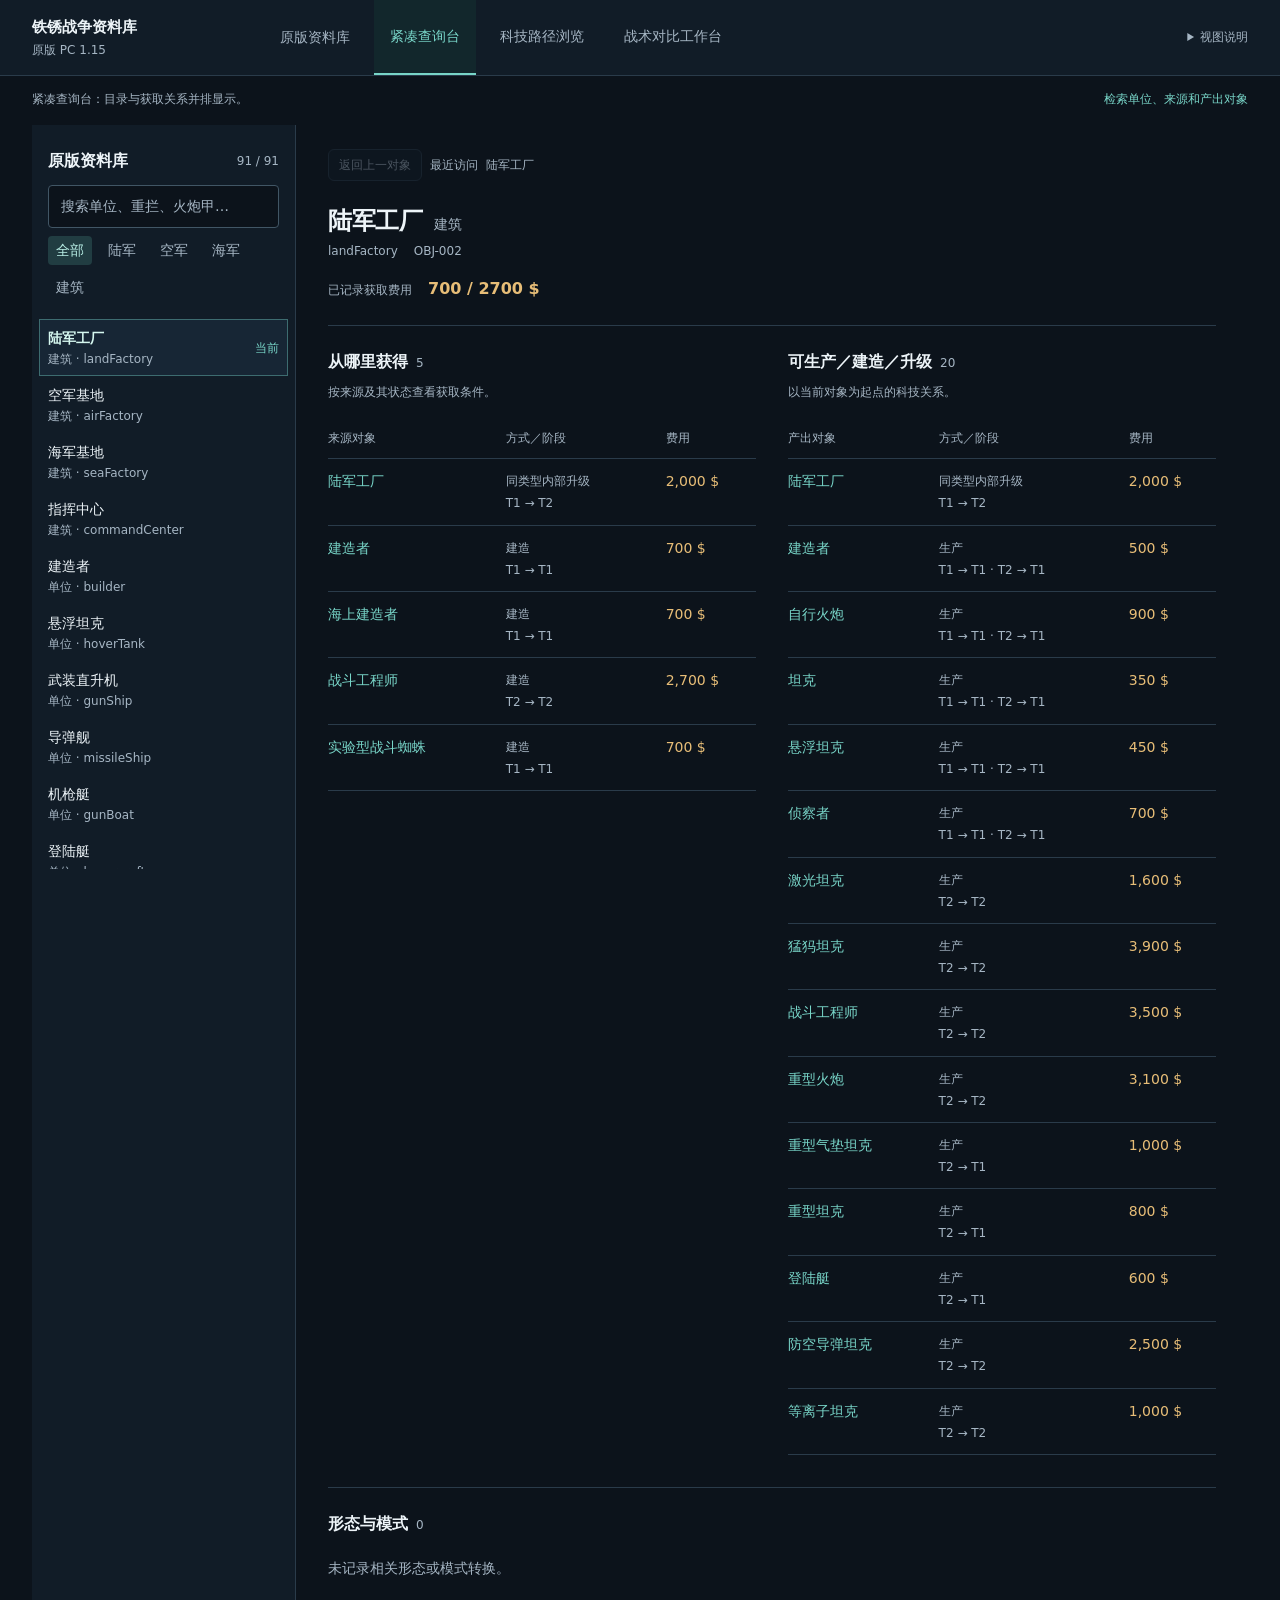
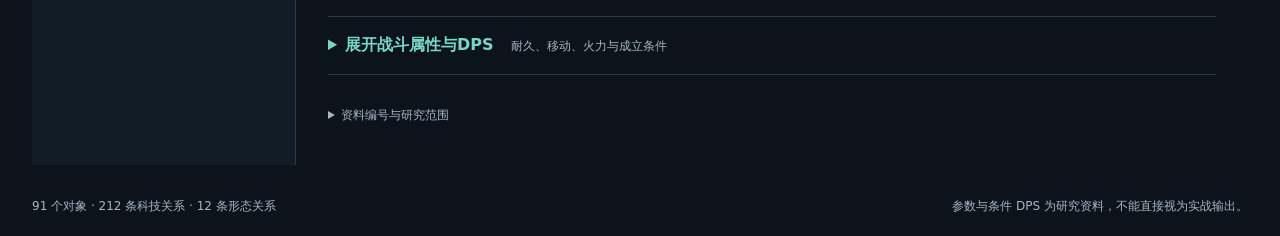
<file: workbench.html>
<!doctype html>
<html lang="zh-CN"><head><meta charset="utf-8"><meta name="viewport" content="width=device-width,initial-scale=1"><meta name="color-scheme" content="dark"><title>铁锈战争 PC1.15 · 研究视图</title><link rel="stylesheet" href="ui/styles.css"><link rel="stylesheet" href="ui/views/compact.css"><link rel="stylesheet" href="ui/views/path.css"><link rel="stylesheet" href="ui/views/compare.css"></head>
<body><a class="skip-link" href="#app">跳到资料内容</a>
<header class="preview-chrome"><div class="preview-title"><strong>铁锈战争资料库</strong><span>原版 PC 1.15</span></div><nav class="preview-tabs" aria-label="资料库视图"><a data-home href="index.html">原版资料库</a><button data-view="a" aria-pressed="true">紧凑查询台</button><button data-view="b" aria-pressed="false">科技路径浏览</button><button data-view="c" aria-pressed="false">战术对比工作台</button></nav><details class="preview-help"><summary>视图说明</summary><p>三个视图共享同一份单位和关系资料。先查看获取关系，战斗属性与条件 DPS 按需展开；完整状态资料可返回原版查看。</p></details></header>
<div class="scheme-caption" id="scheme-caption"></div><main id="app" class="workspace view-a"></main><div id="live-status" class="sr-only" aria-live="polite"></div>
<footer class="preview-footer"><span>91 个对象 · 212 条科技关系 · 12 条形态关系</span><span>参数与条件 DPS 为研究资料，不能直接视为实战输出。</span></footer>
<script src="ui/data.js"></script><script src="ui/views/compact.js"></script><script src="ui/views/path.js"></script><script src="ui/views/compare.js"></script><script src="ui/app.js"></script></body></html>
</file>
<file: ui/styles.css>
:root{color-scheme:dark;--bg:#0c131b;--surface:#111c27;--raised:#172635;--line:#2a3b4a;--text:#edf4f8;--muted:#a6b6c4;--accent:#78d5c8;--gold:#e7bd77;--soft:#0f1923;--font:"Segoe UI","Microsoft YaHei",system-ui,sans-serif}
*{box-sizing:border-box}body{margin:0;background:var(--bg);color:var(--text);font:14px/1.6 var(--font);font-variant-numeric:tabular-nums}button,input,select{font:inherit}button,a,input,select,summary{-webkit-tap-highlight-color:transparent}button{color:inherit;cursor:pointer}button:disabled{cursor:default;opacity:.4}button:focus-visible,a:focus-visible,summary:focus-visible,input:focus-visible,select:focus-visible{outline:2px solid var(--accent);outline-offset:3px}a{color:var(--accent)}button{transition:background-color 150ms ease-out,color 150ms ease-out}h1,h2,h3,h4,p{margin:0}h1{font-size:30px;line-height:1.3;letter-spacing:-.02em;font-weight:650}h2{font-size:18px;font-weight:600}h3{font-size:15px;font-weight:600}h4{font-size:14px;font-weight:600}p{color:var(--muted)}button{border:0;background:none}::selection{background:#355c62;color:white}.muted,.meta{color:var(--muted)}.meta{font-size:12px}.cost{color:var(--gold);white-space:nowrap}.sr-only{position:absolute;width:1px;height:1px;padding:0;overflow:hidden;clip:rect(0,0,0,0);white-space:nowrap;border:0}.skip-link{position:absolute;top:-60px;left:12px;padding:8px 16px;background:var(--surface);z-index:20}.skip-link:focus{top:8px}
.preview-chrome{display:flex;align-items:center;gap:28px;padding:0 32px;min-height:76px;border-bottom:1px solid var(--line);background:var(--surface)}.preview-title{display:flex;flex-direction:column;gap:2px;min-width:204px}.preview-title strong{font-size:15px;font-weight:600}.preview-title>span{font-size:12px;color:var(--muted)}.preview-tabs{align-self:stretch;display:flex;gap:8px;flex:1}.preview-tabs button{padding:12px 16px;border-bottom:2px solid transparent;color:var(--muted);white-space:nowrap}.preview-tabs button>span{margin-right:8px;font-size:12px}.preview-tabs button:hover{color:var(--text);background:var(--raised)}.preview-tabs button[aria-pressed=true]{border-bottom-color:var(--accent);color:var(--accent);background:#12272c}.preview-help{position:relative;max-width:290px;font-size:12px;color:var(--muted)}.preview-help summary{cursor:pointer;padding:8px 0;white-space:nowrap}.preview-help[open]{padding:10px 0}.preview-help p{font-size:12px;line-height:1.5}.scheme-caption{max-width:1540px;margin:auto;padding:14px 32px 16px;color:var(--muted);font-size:12px;display:flex;justify-content:space-between;gap:20px}.scheme-caption strong{font-weight:500;color:var(--accent)}.workspace{max-width:1540px;margin:auto;padding:0 32px 32px;min-height:calc(100dvh - 204px)}.preview-footer{max-width:1540px;padding:0 32px 20px;margin:auto;color:var(--muted);font-size:12px;display:flex;justify-content:space-between;gap:20px}
.catalog{background:var(--surface);border:1px solid var(--line);border-radius:12px;overflow:hidden;min-width:0}.catalog-head{padding:20px 18px 16px}.catalog-title{display:flex;justify-content:space-between;align-items:center;margin-bottom:16px}.catalog-title strong{font-size:16px}.catalog-count{font-size:12px;color:var(--muted)}.catalog-search{display:block;width:100%;padding:10px 12px;background:var(--bg);border:1px solid #415665;border-radius:6px;color:var(--text);caret-color:var(--accent)}.catalog-search::placeholder{color:var(--muted)}.catalog-filters{display:flex;flex-wrap:wrap;gap:5px;margin-top:12px}.catalog-filters button{font-size:12px;padding:4px 8px;border-radius:4px;color:var(--muted)}.catalog-filters button:hover{background:var(--raised);color:var(--text)}.catalog-filters button[aria-pressed=true]{background:#213d42;color:#b9f0e7}.unit-results{max-height:calc(100dvh - 350px);min-height:280px;overflow:auto;padding:0 8px 8px;scrollbar-width:thin;scrollbar-color:#3b5364 transparent}.catalog-unit{width:100%;text-align:left;padding:11px 10px;display:flex;align-items:center;justify-content:space-between;gap:8px;border-radius:5px;color:var(--muted);margin:2px 0}.catalog-unit b{color:var(--text);font-weight:500}.catalog-unit small{font-size:12px;display:block;color:var(--muted);margin-top:2px}.catalog-unit:hover{background:var(--raised)}.catalog-unit.active{background:#203b42;outline:1px solid #3d6c70;color:var(--accent)}.catalog-unit.active b{color:#d5f7ef;font-weight:600}.catalog-unit .selected-mark{font-size:12px;color:var(--accent)}.empty{padding:24px 12px;color:var(--muted);line-height:1.8}.empty strong{color:var(--text);font-weight:500;display:block;margin-bottom:4px}
.unit-link{color:var(--accent);padding:2px 0;text-align:left;text-decoration:underline;text-decoration-color:transparent;text-underline-offset:4px}.unit-link:hover{text-decoration-color:currentColor}.btn{padding:8px 12px;border:1px solid var(--line);border-radius:6px;background:var(--surface)}.btn:hover:not(:disabled){background:var(--raised);border-color:#536977}.btn.small{font-size:12px;padding:5px 10px}.btn.accent{color:var(--accent);border-color:#3e6e70;background:#132a2f}.tag{font-size:12px;padding:3px 7px;background:var(--raised);color:var(--muted);border-radius:4px;white-space:nowrap}.tag.accent{background:#1b373c;color:#a5e6db}.toolbar{display:flex;align-items:center;gap:12px;flex-wrap:wrap;color:var(--muted);font-size:12px;margin-bottom:24px}.trail{display:flex;gap:8px;align-items:center;flex-wrap:wrap}.toolbar .unit-link{font-size:12px}.info-details{margin-top:24px;padding-top:14px;border-top:1px solid var(--line);font-size:12px;color:var(--muted)}.info-details summary{cursor:pointer}.info-details p{margin-top:8px;overflow-wrap:anywhere}
.relation-scroll{overflow-x:auto}.relation-table{border-collapse:collapse;width:100%;font-size:13px}.relation-table th{font-size:12px;color:var(--muted);text-align:left;font-weight:400;padding:10px 8px;border-bottom:1px solid var(--line)}.relation-table td{padding:12px 8px;border-bottom:1px solid #22323f;vertical-align:top}.relation-table td:first-child,.relation-table th:first-child{padding-left:0}.relation-table td:last-child,.relation-table th:last-child{text-align:right;padding-right:0}.relation-table .phase{font-size:12px;color:var(--muted);margin-top:4px;line-height:1.45}.relation-table .unit-link{font-size:14px}.relation-kind{display:block;color:var(--muted);font-size:12px}.section-head{display:flex;justify-content:space-between;align-items:center;gap:12px;margin-bottom:8px}.section-head span{font-size:12px;color:var(--muted)}
.battle-panel{margin-top:24px;border-top:1px solid var(--line);padding-top:16px}.battle-panel>summary{cursor:pointer;display:list-item;padding:4px 0;color:var(--accent);font-weight:500}.battle-panel>summary small{font-weight:400;color:var(--muted);font-size:12px;margin-left:12px}.battle-body{padding-top:20px}.battle-facts{display:grid;grid-template-columns:repeat(3,minmax(0,1fr));gap:24px;margin-bottom:24px}.battle-facts dl{margin:8px 0 0}.battle-facts dl>div{display:flex;justify-content:space-between;gap:10px;padding:7px 0;border-bottom:1px solid #22323f}.battle-facts dt{color:var(--muted)}.battle-facts dd{margin:0}.battle-formulas{margin-top:16px}.battle-formulas details{border-top:1px solid var(--line);padding:12px 0}.battle-formulas summary{cursor:pointer;color:var(--text)}.battle-formulas p{font-size:12px;margin-top:8px;line-height:1.8}.battle-formulas .formula{padding:10px;background:var(--bg);border-radius:5px;color:#c5e6df;overflow-wrap:anywhere}.battle-warning{font-size:12px;margin:12px 0 20px;line-height:1.8;max-width:76ch}.battle-rate-table{width:100%;border-collapse:collapse;font-size:13px}.battle-rate-table td,.battle-rate-table th{padding:10px;border-bottom:1px solid var(--line);text-align:left;vertical-align:top}.battle-rate-table th{font-size:12px;color:var(--muted);font-weight:400}.battle-rate-table td:first-child,.battle-rate-table th:first-child{padding-left:0}.notice{font-size:12px;color:var(--gold);min-height:20px}
@media(min-width:1100px){.catalog{position:sticky;top:20px;align-self:start}}
@media(max-width:1100px){.preview-chrome{padding:0 20px;gap:16px}.preview-tabs button{padding:12px 10px}.preview-help{display:none}.workspace{padding:0 20px 24px}.scheme-caption,.preview-footer{padding-left:20px;padding-right:20px}.battle-facts{grid-template-columns:1fr 1fr}}
@media(max-width:760px){.preview-chrome{flex-direction:column;align-items:stretch;gap:8px;padding-top:12px}.preview-title{flex-direction:row;justify-content:space-between;min-width:0}.preview-tabs{gap:0;overflow-x:auto}.preview-tabs button{flex:1;padding:10px 8px;font-size:12px}.preview-tabs button>span{margin-right:4px}.workspace{padding:0 12px 24px}.scheme-caption{padding:12px;display:block;line-height:1.7}.scheme-caption strong{margin-left:8px}.preview-footer{padding:0 12px 16px;flex-direction:column;gap:4px}.catalog-head{padding:14px}.unit-results{max-height:220px;min-height:0}.catalog-title{margin-bottom:10px}.battle-facts{grid-template-columns:1fr}.battle-rate-table{min-width:400px}.battle-panel>summary small{display:block;margin:4px 0 0 18px}h1{font-size:26px}.toolbar{margin-bottom:18px}}
@media(prefers-reduced-motion:reduce){*{scroll-behavior:auto!important;transition:none!important}}
.preview-tabs a{display:flex;align-items:center;justify-content:center;padding:12px 16px;border:0;color:var(--muted);font:inherit;text-decoration:none;white-space:nowrap;cursor:pointer;transition:background-color 150ms ease-out,color 150ms ease-out}.preview-tabs a>span{margin-right:8px;font-size:12px}.preview-tabs a:hover{color:var(--text);background:var(--raised)}
.battle-complete{margin:0 0 16px;font-size:12px}.full-battle-link{font-size:12px;line-height:20px}.battle-complete-links{display:flex;flex-wrap:wrap;gap:8px 16px;margin:16px 0}
@media(max-width:1100px){.preview-tabs a{padding:12px 10px}}
@media(max-width:760px){.preview-tabs a{flex:1;padding:10px 8px;font-size:12px}.preview-tabs a>span{margin-right:4px}}
</file>
<file: ui/views/compact.css>
.view-a {
  color: var(--text);
  background: var(--bg);
  font-size: 14px;
  line-height: 1.5;
}
.view-a *, .view-a *::before, .view-a *::after { box-sizing: border-box; }
.view-a ::selection { color: var(--bg); background: var(--accent); }
.view-a :is(button, input, select, summary):focus-visible { outline: 2px solid var(--accent); outline-offset: 4px; }
.view-a :is(input, select) { caret-color: var(--accent); }
.view-a :is(h1, h2, h3, p) { margin: 0; }
.view-a :is(h1, h2, h3) { text-wrap: balance; }
.view-a button { font: inherit; }
.view-a .a-layout { display: grid; grid-template-columns: 264px minmax(0, 1fr); min-height: 680px; }
.view-a .a-sidebar { min-width: 0; background: var(--surface); border-right: 1px solid var(--line); }
.view-a .catalog { position: sticky; top: 0; height: calc(100dvh - 156px); min-height: 480px; max-height: 920px; padding: 0; display: flex; flex-direction: column; border: 0; border-radius: 0; }
.view-a .catalog-head { padding: 24px 16px 8px; margin-bottom: 0; }
.view-a .catalog-title { margin-bottom: 12px; font-size: 16px; line-height: 24px; }
.view-a .catalog-search { margin-bottom: 8px; }
.view-a .catalog-filters { gap: 8px; margin-top: 8px; margin-bottom: 0; }
.view-a .catalog :is(input, select) { min-width: 0; border-radius: 4px; font-size: 14px; }
.view-a .unit-results { flex: 1; min-height: 0; max-height: none; margin-top: 8px; padding: 0 8px 8px; }
.view-a .catalog-unit { border-radius: 0; padding: 8px; min-height: 48px; }
.view-a .catalog-unit[aria-current="true"], .view-a .catalog-unit.active { background: var(--raised); }
.view-a .catalog-unit:is(:hover, :focus-visible) { background: var(--raised); }
.view-a .catalog-unit small { font-size: 12px; line-height: 16px; overflow-wrap: anywhere; }
.view-a .a-detail { min-width: 0; padding: 24px 32px 32px; }
.view-a .a-toolbar { margin-bottom: 24px; }
.view-a .toolbar { min-height: 32px; font-size: 12px; gap: 8px; margin-bottom: 0; }
.view-a .toolbar button { min-height: 32px; font-size: 12px; }
.view-a .a-unit-header { padding-bottom: 24px; }
.view-a .a-unit-heading { display: flex; align-items: baseline; flex-wrap: wrap; gap: 12px; }
.view-a h1 { font-size: 24px; line-height: 32px; font-weight: 600; letter-spacing: -.02em; }
.view-a .a-unit-category { font-size: 14px; color: var(--muted); }
.view-a .a-identity { display: flex; flex-wrap: wrap; gap: 16px; margin-top: 4px; color: var(--muted); font-size: 12px; line-height: 20px; overflow-wrap: anywhere; }
.view-a .a-price-line { display: flex; align-items: baseline; flex-wrap: wrap; gap: 16px; margin-top: 16px; }
.view-a .a-price-line > span { color: var(--muted); font-size: 12px; }
.view-a .a-price-line strong { color: var(--gold); font-weight: 600; font-size: 16px; line-height: 24px; font-variant-numeric: tabular-nums; }
.view-a .a-relations { display: grid; grid-template-columns: minmax(0, 1fr) minmax(0, 1fr); gap: 32px; padding: 24px 0 32px; border-top: 1px solid var(--line); }
.view-a .a-relation-section { min-width: 0; }
.view-a .a-section-heading { display: flex; align-items: baseline; gap: 8px; margin-bottom: 8px; }
.view-a h2 { font-size: 16px; line-height: 24px; font-weight: 600; }
.view-a .a-count { color: var(--muted); font-size: 12px; font-variant-numeric: tabular-nums; }
.view-a .a-section-note { margin-bottom: 16px; color: var(--muted); font-size: 12px; line-height: 20px; }
.view-a .relation-scroll { max-width: 100%; overflow-x: auto; }
.view-a .relation-table { width: 100%; border-collapse: collapse; font-size: 14px; line-height: 20px; }
.view-a .relation-table :is(th, td) { padding: 12px 8px; text-align: left; vertical-align: top; border-bottom: 1px solid var(--line); }
.view-a .relation-table :is(th, td):first-child { padding-left: 0; }
.view-a .relation-table :is(th, td):last-child { padding-right: 0; }
.view-a .relation-table th { color: var(--muted); font-size: 12px; line-height: 16px; font-weight: 400; white-space: nowrap; }
.view-a .relation-table :is(button, a) { color: var(--accent); text-align: left; line-height: 20px; }
.view-a .relation-table button { padding: 0; background: none; border: 0; cursor: pointer; }
.view-a .relation-table button:hover { text-decoration: underline; text-underline-offset: 4px; }
.view-a .relation-table :is(small, .muted) { color: var(--muted); font-size: 12px; line-height: 16px; }
.view-a .relation-table :is(.price, .cost, [data-cost]) { color: var(--gold); font-variant-numeric: tabular-nums; white-space: nowrap; }
.view-a .a-empty { color: var(--muted); font-size: 14px; line-height: 24px; max-width: 48ch; padding: 12px 0; text-wrap: pretty; }
.view-a .a-transform-section { padding: 24px 0; border-top: 1px solid var(--line); }
.view-a .a-transform-grid { display: grid; grid-template-columns: minmax(0, 1fr) minmax(0, 1fr); gap: 32px; margin-top: 16px; }
.view-a .a-transform-grid > section { min-width: 0; }
.view-a h3 { margin-bottom: 8px; color: var(--muted); font-size: 14px; line-height: 20px; font-weight: 400; }
.view-a .a-battle { border-top: 1px solid var(--line); }
.view-a .battle-panel { border: 0; border-radius: 0; background: transparent; margin: 0; padding-top: 0; }
.view-a .battle-panel > summary { padding: 16px 0; font-size: 16px; line-height: 24px; font-weight: 600; cursor: pointer; }
.view-a .battle-panel > summary:hover { color: var(--accent); }
.view-a .battle-panel[open] > summary { margin-bottom: 8px; }
.view-a .a-info { padding-top: 8px; border-top: 1px solid var(--line); }
.view-a .info-details { border: 0; border-radius: 0; background: transparent; color: var(--muted); margin: 0; }
.view-a .info-details > summary { padding: 8px 0; font-size: 12px; line-height: 20px; cursor: pointer; }
.view-a .info-details > summary:hover { color: var(--text); }
@media (max-width: 1200px) {
  .view-a .a-detail { padding: 24px; }
  .view-a .a-relations, .view-a .a-transform-grid { gap: 24px; }
  .view-a .relation-table :is(th, td) { padding: 12px 4px; }
}
@media (max-width: 900px) {
  .view-a .a-layout { grid-template-columns: 224px minmax(0, 1fr); }
  .view-a .catalog-head { padding: 24px 12px 8px; }
  .view-a .a-detail { padding: 24px; }
  .view-a .a-relations, .view-a .a-transform-grid { grid-template-columns: 1fr; gap: 24px; }
  .view-a .a-outgoing { padding-top: 24px; border-top: 1px solid var(--line); }
  .view-a .relation-table :is(th, td) { padding: 12px 8px; }
}
@media (max-width: 600px) {
  .view-a .a-layout { grid-template-columns: 1fr; min-height: 0; }
  .view-a .a-sidebar { border-right: 0; }
  .view-a .catalog { position: static; height: auto; min-height: 0; max-height: none; padding: 0; }
  .view-a .unit-results { max-height: 192px; overflow-y: auto; }
  .view-a .catalog-head { padding: 16px 16px 8px; margin-bottom: 0; }
  .view-a .catalog-filters { margin-bottom: 0; }
  .view-a .a-detail { padding: 24px 16px; }
  .view-a .a-toolbar { margin-bottom: 16px; }
  .view-a .a-unit-header { padding-bottom: 24px; }
  .view-a .a-relations { padding-top: 24px; padding-bottom: 24px; }
  .view-a .a-section-note { margin-bottom: 8px; }
  .view-a .a-price-line { gap: 12px; }
  .view-a .relation-table { font-size: 14px; }
  .view-a .relation-table :is(th, td) { padding: 12px 4px; }
  .view-a .relation-table :is(th, td):first-child { padding-left: 0; }
  .view-a .relation-table :is(th, td):last-child { padding-right: 0; }
}
</file>
<file: ui/views/path.css>
.view-b{min-width:0;color:var(--text)}
.view-b button,.view-b summary{touch-action:manipulation}
.view-b button:focus-visible,.view-b summary:focus-visible,.view-b input:focus-visible,.view-b select:focus-visible{outline:2px solid var(--accent);outline-offset:4px}
.view-b h2,.view-b h3,.view-b h4{margin:0;text-wrap:balance}
.view-b p{text-wrap:pretty}
.view-b .path-topline{display:flex;align-items:center;justify-content:space-between;gap:24px;margin-bottom:24px}
.view-b .path-topline h2{font-size:24px;line-height:32px;font-weight:600}
.view-b .path-topline p{margin:8px 0 0;color:var(--muted);font-size:14px;line-height:20px}
.view-b .path-navigation{min-width:0}
.view-b .path-navigation .toolbar{margin:0;justify-content:flex-end}
.view-b .path-directory{border:1px solid var(--line);border-radius:8px;margin-bottom:24px;background:var(--surface)}
.view-b .path-directory>summary{cursor:pointer;padding:12px 16px;font-size:14px;line-height:20px;font-weight:600}
.view-b .path-directory>summary span{margin-left:16px;color:var(--muted);font-size:12px;line-height:16px;font-weight:400}
.view-b .path-directory[open]>summary{border-bottom:1px solid var(--line)}
.view-b .path-directory-body{padding:16px}
.view-b .path-directory-body .catalog{width:auto;max-width:none;position:static;border:0;background:transparent;padding:0}
.view-b .path-directory-body .catalog-head{padding:0 0 16px}
.view-b .path-directory-body .catalog-title{display:none}
.view-b .path-directory-body .unit-results{max-height:320px;display:grid;grid-template-columns:repeat(3,minmax(0,1fr));gap:0 16px;overflow:auto}
.view-b .path-directory-body .catalog-search{max-width:680px}
.view-b .path-directory-body .catalog-filters{max-width:680px}
.view-b .path-directory-body .catalog-unit{min-width:0}
.view-b .path-canvas{display:grid;grid-template-columns:minmax(0,1fr) 32px minmax(240px,1.05fr) 32px minmax(0,1fr);align-items:center;padding:32px 24px;background:var(--surface);border-radius:12px;min-height:380px}
.view-b .path-lane{min-width:0;align-self:start}
.view-b .path-lane>h3{display:flex;align-items:baseline;justify-content:space-between;gap:8px;padding:0 0 16px;font-size:16px;line-height:24px;font-weight:600}
.view-b .path-lane>h3>span{font-size:12px;line-height:16px;color:var(--muted);font-weight:400;white-space:nowrap}
.view-b .path-neighbors{list-style:none;margin:0;padding:0}
.view-b .path-node{padding:16px 0;border-top:1px solid var(--line)}
.view-b .path-node-title{display:flex;flex-direction:column;align-items:flex-start;gap:4px}
.view-b .path-node-name{border:0;background:transparent;padding:0;color:var(--accent);font:inherit;font-size:16px;line-height:24px;font-weight:600;text-align:left;cursor:pointer;text-decoration:none;overflow-wrap:anywhere}
.view-b .path-node-name:hover{text-decoration:underline;text-underline-offset:4px}
.view-b .path-node-name:active{opacity:.75}
.view-b .path-node-title>code{font-size:12px;line-height:16px;color:var(--muted);overflow-wrap:anywhere}
.view-b .path-node-edges{display:grid;gap:4px;margin-top:12px}
.view-b .path-edge{display:flex;justify-content:space-between;align-items:baseline;gap:8px;font-size:12px;line-height:16px;color:var(--muted)}
.view-b .path-edge>span{min-width:0;overflow-wrap:anywhere}
.view-b .path-edge>strong{font-weight:500;font-variant-numeric:tabular-nums;color:var(--gold);white-space:nowrap}
.view-b .path-node-extra{margin-top:4px}
.view-b .path-node-extra>summary,.view-b .path-internal details>summary{color:var(--muted);font-size:12px;line-height:16px;cursor:pointer}
.view-b .path-node-extra[open]>summary,.view-b .path-internal details[open]>summary{margin-bottom:8px}
.view-b .path-node-extra .path-edge+.path-edge{margin-top:4px}
.view-b .path-more{border-top:1px solid var(--line)}
.view-b .path-more>summary{padding:12px 0;cursor:pointer;color:var(--accent);font-size:14px;line-height:20px}
.view-b .path-connector{position:relative;height:1px;background:var(--muted);margin:0 4px;align-self:center}
.view-b .path-connector:after{content:"";position:absolute;right:0;top:-3px;width:6px;height:6px;border-top:1px solid var(--muted);border-right:1px solid var(--muted);transform:rotate(45deg)}
.view-b .path-focus{padding:24px;background:var(--raised);border:1px solid var(--accent);border-radius:12px;min-width:0}
.view-b .path-focus-heading{display:flex;flex-wrap:wrap;align-items:baseline;gap:8px 12px}
.view-b .path-focus-heading h3{font-size:24px;line-height:32px;font-weight:600}
.view-b .path-focus-heading>span{color:var(--accent);font-size:12px;line-height:16px;white-space:nowrap}
.view-b .path-identity{display:flex;flex-direction:column;gap:4px;margin:12px 0 24px;color:var(--muted);font-size:12px;line-height:16px;overflow-wrap:anywhere}
.view-b .path-price{margin:0;display:flex;flex-direction:column;gap:8px}
.view-b .path-price dt{font-size:12px;line-height:16px;color:var(--muted)}
.view-b .path-price dd{margin:0;font-size:24px;line-height:32px;font-weight:600;color:var(--gold);font-variant-numeric:tabular-nums}
.view-b .path-internal{margin-top:24px;padding-top:16px;border-top:1px solid var(--line)}
.view-b .path-internal h4{font-size:14px;line-height:20px;font-weight:500;margin-bottom:12px}
.view-b .path-internal>.path-edge+.path-edge{margin-top:8px}
.view-b .path-internal details{margin-top:8px}
.view-b .path-focus-note{font-size:12px;line-height:16px;margin:24px 0 0;color:var(--muted)}
.view-b .path-empty{font-size:14px;line-height:20px;color:var(--muted);padding-top:16px;margin:0;border-top:1px solid var(--line);max-width:28ch}
.view-b .path-caption{display:flex;justify-content:space-between;flex-wrap:wrap;gap:8px 24px;margin:12px 0 32px;color:var(--muted);font-size:12px;line-height:16px}
.view-b .path-record-heading{display:flex;align-items:baseline;justify-content:space-between;flex-wrap:wrap;gap:8px 24px;margin-bottom:16px}
.view-b .path-record-heading h2{font-size:20px;line-height:28px;font-weight:600}
.view-b .path-record-heading p{font-size:12px;line-height:16px;color:var(--muted);margin:0}
.view-b .path-record-set{border:1px solid var(--line);border-radius:8px;background:var(--surface);margin-bottom:12px;overflow:hidden}
.view-b .path-record-set>summary{padding:16px;cursor:pointer;font-size:14px;line-height:20px;font-weight:600}
.view-b .path-record-set>summary>span{font-size:12px;line-height:16px;color:var(--muted);font-weight:400;margin-left:12px}
.view-b .path-record-set[open]>summary{border-bottom:1px solid var(--line)}
.view-b .path-record-set>.relation-scroll{margin:0;padding:0 16px}
.view-b .path-record-set>p{padding:0 16px}
.view-b .path-record-set .relation-table{margin:0}
.view-b .path-transform{padding:16px}
.view-b .path-transform section+section{margin-top:24px}
.view-b .path-transform h3{font-size:14px;line-height:20px;font-weight:500;margin-bottom:12px}
.view-b .path-secondary{display:grid;gap:12px;margin-top:24px}
.view-b .path-secondary .battle-panel{margin:0}
.view-b summary:hover{color:var(--accent)}
.view-b ::selection{color:var(--bg);background:var(--accent)}
@media(max-width:1100px){
  .view-b .path-canvas{padding:24px 16px;grid-template-columns:minmax(0,1fr) 24px minmax(220px,1.05fr) 24px minmax(0,1fr)}
  .view-b .path-focus{padding:16px}
  .view-b .path-lane>h3{flex-direction:column;gap:4px}
  .view-b .path-edge{flex-wrap:wrap;gap:4px 8px}
}
@media(max-width:899px){
  .view-b .path-topline{align-items:flex-start;flex-direction:column;gap:16px}
  .view-b .path-navigation .toolbar{justify-content:flex-start}
  .view-b .path-directory-body .unit-results{grid-template-columns:repeat(2,minmax(0,1fr))}
  .view-b .path-canvas{grid-template-columns:minmax(0,1fr);gap:24px;padding:24px}
  .view-b .path-lane>h3{flex-direction:row}
  .view-b .path-connector{height:24px;width:1px;justify-self:center;margin:0}
  .view-b .path-connector:after{right:-3px;top:auto;bottom:0;transform:rotate(135deg)}
  .view-b .path-focus{padding:24px}
  .view-b .path-focus-heading h3{font-size:30px;line-height:36px}
  .view-b .path-empty{max-width:none}
  .view-b .path-caption span:last-child{display:none}
}
@media(max-width:520px){
  .view-b .path-topline h2{font-size:20px;line-height:28px}
  .view-b .path-directory>summary span{margin-left:8px}
  .view-b .path-directory-body .unit-results{grid-template-columns:minmax(0,1fr)}
  .view-b .path-canvas{padding:16px;gap:16px}
  .view-b .path-focus{padding:16px}
  .view-b .path-focus-heading h3{font-size:24px;line-height:32px}
  .view-b .path-record-heading{margin-bottom:12px}
  .view-b .path-record-set>summary{padding:12px}
  .view-b .path-record-set>summary>span{margin-left:8px}
}
</file>
<file: ui/views/compare.css>
.view-c .c-layout{display:grid;grid-template-columns:248px minmax(0,1fr);gap:32px}.view-c .c-main{min-width:0;padding:8px 0}.view-c .c-heading{display:flex;justify-content:space-between;gap:24px;align-items:end;margin-bottom:24px}.view-c .c-heading .meta{margin-bottom:8px}.view-c .c-heading p{margin-top:10px;max-width:58ch}.view-c .c-add{display:flex;flex-direction:column;align-items:end;gap:8px;min-width:130px}.view-c .c-selection{display:flex;gap:20px;align-items:center;font-size:12px;color:var(--muted);padding:12px 0;border-top:1px solid var(--line)}.view-c .c-table-scroll{overflow-x:auto}.view-c .c-table{border-collapse:collapse;width:100%;table-layout:fixed}.view-c .c-table th,.view-c .c-table td{text-align:left;vertical-align:top;padding:14px 18px;border-bottom:1px solid var(--line);overflow-wrap:anywhere}.view-c .c-table th:first-child{padding-left:0;width:146px;color:var(--muted);font-size:12px;font-weight:400}.view-c .c-table thead th:not(:first-child){position:relative;background:var(--surface);padding-top:40px}.view-c .c-table thead th:not(:first-child)+th{border-left:1px solid var(--line)}.view-c .c-table th>small,.view-c .c-table td>small{display:block;font-size:12px;font-weight:400;color:var(--muted);margin-top:5px}.view-c .c-unit-name{display:block;font-size:18px;font-weight:600;line-height:1.4}.view-c .c-unit-name .unit-link{font-size:18px}.view-c .c-unit-cost{display:block;font-size:18px;margin-top:16px;font-weight:500}.view-c .c-remove{position:absolute;top:9px;right:12px;font-size:12px;color:var(--muted);padding:4px}.view-c .c-remove:hover{color:var(--text)}.view-c .c-table td{font-size:14px}.view-c .c-battle{padding:22px 0;border-bottom:1px solid var(--line)}.view-c .c-battle>summary{color:var(--accent);cursor:pointer;font-size:15px}.view-c .c-battle>summary small{color:var(--muted);font-size:12px;margin-left:12px}.view-c .c-battle .battle-warning{margin-top:16px}.view-c .c-formula-grid{display:grid;grid-template-columns:repeat(3,minmax(0,1fr));gap:20px;margin:20px 0}.view-c .c-formula-grid>details{min-width:0}.view-c .c-formula-grid summary{cursor:pointer;color:var(--accent);font-size:12px}.view-c .c-formula-grid p{font-size:12px;overflow-wrap:anywhere;margin-top:10px}.view-c .c-context{margin-top:32px}.view-c .c-context>p{margin:6px 0 14px}.view-c .c-table tbody tr:hover{background:#111f2a}@media(max-width:1150px){.view-c .c-layout{grid-template-columns:220px minmax(0,1fr);gap:24px}.view-c .c-table th,.view-c .c-table td{padding:12px}.view-c .c-table th:first-child{width:116px}.view-c .c-unit-name .unit-link{font-size:16px}}@media(max-width:900px){.view-c .c-layout{grid-template-columns:1fr}.view-c .catalog .unit-results{max-height:190px}.view-c .c-heading{align-items:start}.view-c .c-table{min-width:640px}.view-c .c-formula-grid{grid-template-columns:1fr}.view-c .c-battle>summary small{display:block;margin:5px 0 0 18px}}@media(max-width:560px){.view-c .c-heading{flex-direction:column;gap:16px}.view-c .c-add{flex-direction:row;align-items:center}.view-c .c-table th:first-child{width:100px}.view-c .c-selection{gap:12px;flex-wrap:wrap}}
</file>
